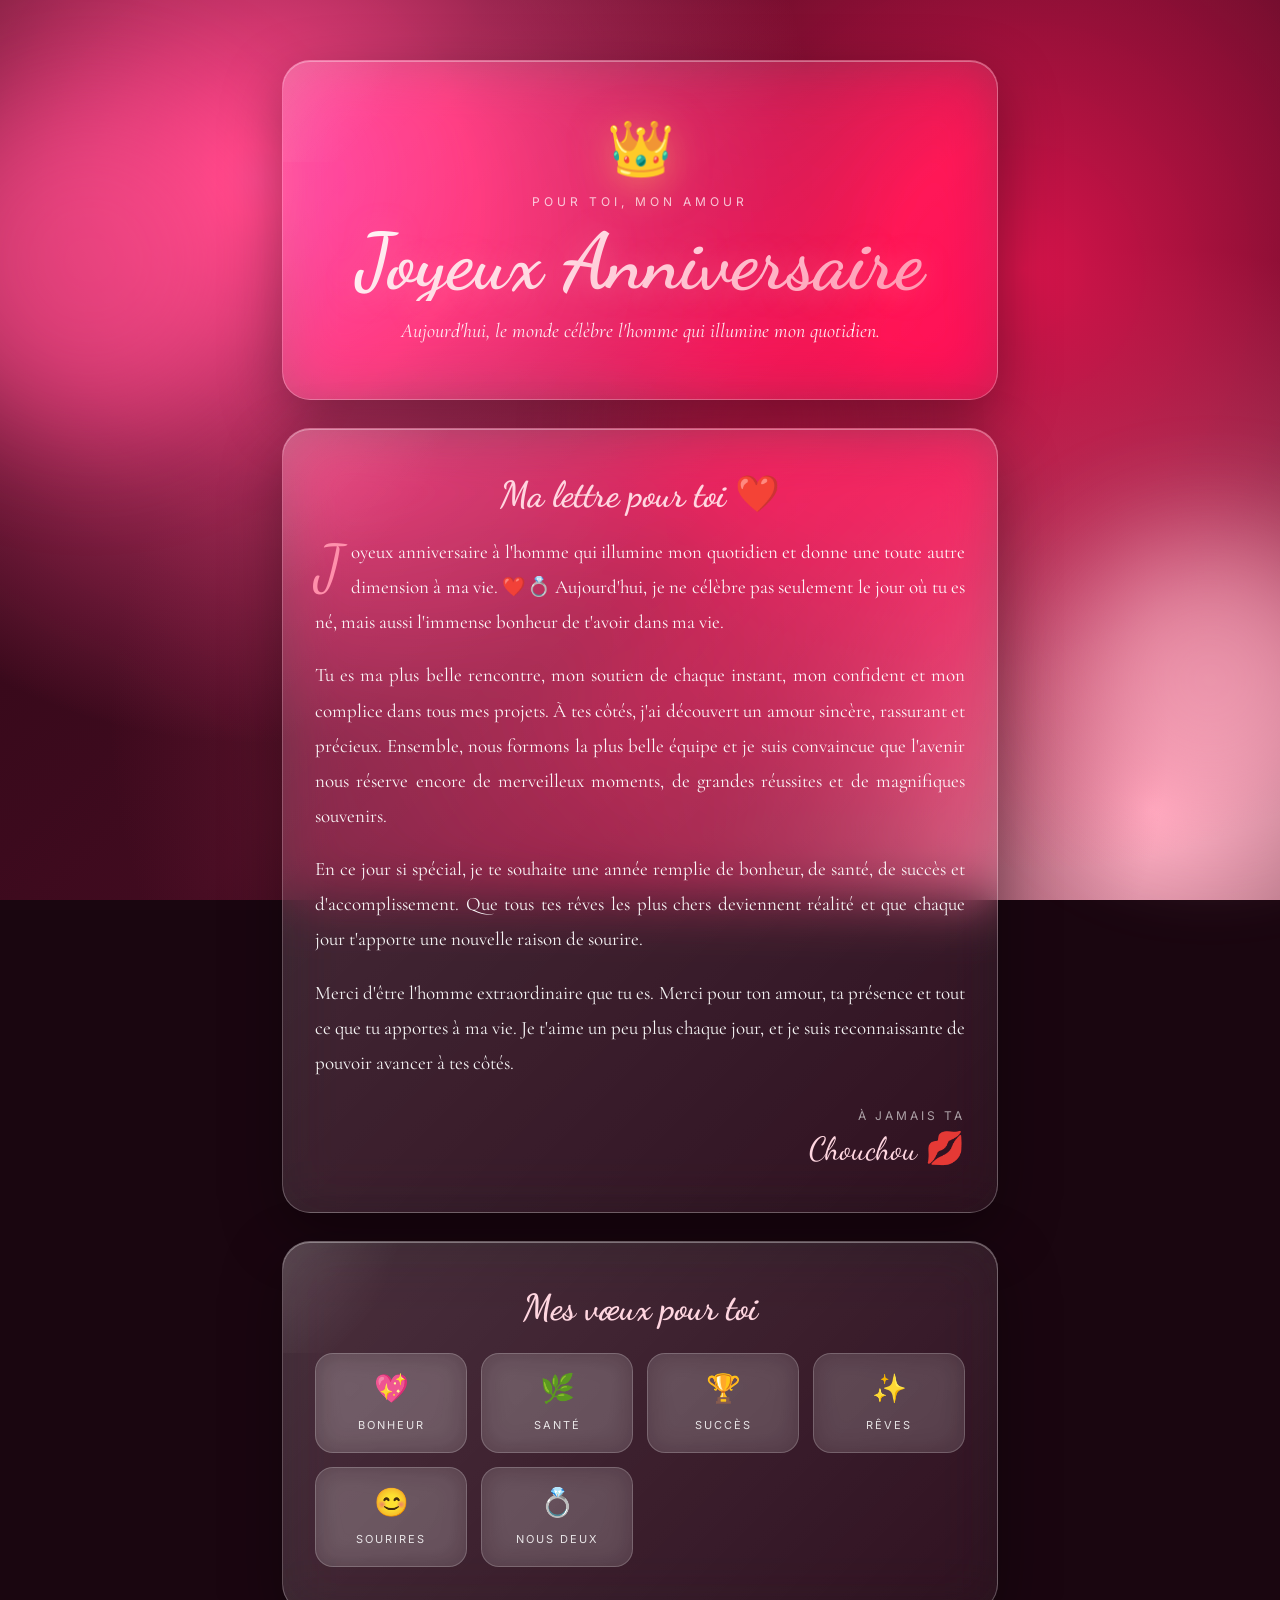
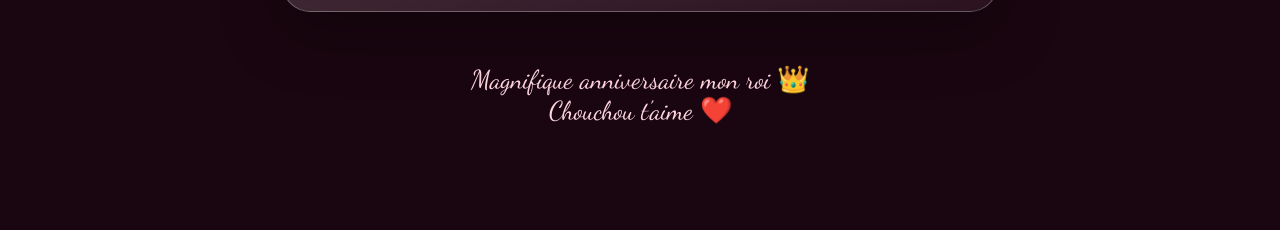
<file: clients/lettre1.html>
<!DOCTYPE html>
<html lang="fr">
<head>
<meta charset="UTF-8" />
<meta name="viewport" content="width=device-width, initial-scale=1.0" />
<title>Joyeux Anniversaire Mon Roi 👑</title>
<link rel="preconnect" href="https://fonts.googleapis.com">
<link rel="preconnect" href="https://fonts.gstatic.com" crossorigin>
<link href="https://fonts.googleapis.com/css2?family=Cormorant+Garamond:ital,wght@0,400;0,600;1,400&family=Dancing+Script:wght@600;700&family=Inter:wght@300;400;500&display=swap" rel="stylesheet">
<style>
  * { margin: 0; padding: 0; box-sizing: border-box; }
  html, body { overflow-x: hidden; }
  body {
    font-family: 'Cormorant Garamond', serif;
    color: #fff;
    min-height: 100vh;
    background: #1a0610;
    position: relative;
  }
  /* Animated gradient background */
  .bg {
    position: fixed;
    inset: 0;
    z-index: -2;
    background:
      radial-gradient(circle at 20% 20%, #ff4d8d 0%, transparent 45%),
      radial-gradient(circle at 80% 30%, #c9184a 0%, transparent 50%),
      radial-gradient(circle at 50% 80%, #7a1e3a 0%, transparent 55%),
      radial-gradient(circle at 90% 90%, #ffb3c6 0%, transparent 40%),
      linear-gradient(135deg, #2a0712 0%, #3d0c1f 50%, #1a0610 100%);
    animation: shift 18s ease-in-out infinite alternate;
    filter: saturate(1.1);
  }
  @keyframes shift {
    0% { transform: scale(1) rotate(0deg); }
    100% { transform: scale(1.15) rotate(4deg); }
  }
  /* Floating orbs */
  .orb {
    position: fixed;
    border-radius: 50%;
    filter: blur(60px);
    opacity: 0.6;
    z-index: -1;
    animation: float 14s ease-in-out infinite;
  }
  .orb1 { width: 340px; height: 340px; background: #ff4d8d; top: 10%; left: -80px; }
  .orb2 { width: 280px; height: 280px; background: #ffb3c6; top: 60%; right: -70px; animation-delay: -5s; }
  .orb3 { width: 220px; height: 220px; background: #c9184a; top: 35%; left: 50%; animation-delay: -9s; }
  @keyframes float {
    0%, 100% { transform: translate(0,0); }
    50% { transform: translate(40px, -50px); }
  }
  /* Floating hearts */
  .hearts {
    position: fixed; inset: 0; pointer-events: none; z-index: 0; overflow: hidden;
  }
  .heart {
    position: absolute;
    bottom: -40px;
    font-size: 22px;
    opacity: 0.7;
    animation: rise linear infinite;
  }
  @keyframes rise {
    0% { transform: translateY(0) rotate(0); opacity: 0; }
    10% { opacity: 0.8; }
    100% { transform: translateY(-110vh) rotate(360deg); opacity: 0; }
  }
  main {
    position: relative;
    z-index: 1;
    max-width: 760px;
    margin: 0 auto;
    padding: 60px 22px 80px;
  }
  /* Glass card */
  .glass {
    background: linear-gradient(135deg, rgba(255,255,255,0.18), rgba(255,255,255,0.06));
    backdrop-filter: blur(28px) saturate(160%);
    border: 1px solid rgba(255,255,255,0.25);
    border-radius: 28px;
    box-shadow:
      0 20px 60px rgba(0,0,0,0.35),
      inset 0 1px 0 rgba(255,255,255,0.35);
    padding: 44px 32px;
    margin-bottom: 28px;
    position: relative;
    overflow: hidden;
  }
  .glass::before {
    content: '';
    position: absolute;
    top: -50%; left: -50%;
    width: 80%; height: 80%;
    background: radial-gradient(circle, rgba(255,255,255,0.18), transparent 60%);
    pointer-events: none;
  }
  .hero { text-align: center; padding: 56px 28px; }
  .crown { font-size: 54px; margin-bottom: 12px; display: inline-block; animation: bob 3s ease-in-out infinite; filter: drop-shadow(0 6px 20px rgba(255, 200, 100, 0.5)); }
  @keyframes bob { 0%,100%{ transform: translateY(0);} 50% { transform: translateY(-10px);} }
  .eyebrow {
    font-family: 'Inter', sans-serif;
    font-size: 12px;
    letter-spacing: 4px;
    text-transform: uppercase;
    color: rgba(255,255,255,0.75);
    margin-bottom: 14px;
  }
  h1 {
    font-family: 'Dancing Script', cursive;
    font-size: clamp(44px, 9vw, 78px);
    font-weight: 700;
    line-height: 1;
    background: linear-gradient(135deg, #fff 0%, #ffd6e0 50%, #ff8fab 100%);
    -webkit-background-clip: text;
    background-clip: text;
    -webkit-text-fill-color: transparent;
    margin-bottom: 18px;
    text-shadow: 0 2px 30px rgba(255, 143, 171, 0.4);
  }
  .hero p {
    font-size: 20px;
    font-style: italic;
    color: rgba(255,255,255,0.9);
    max-width: 480px;
    margin: 0 auto;
  }
  h2 {
    font-family: 'Dancing Script', cursive;
    font-size: 36px;
    margin-bottom: 18px;
    color: #ffd6e0;
    text-align: center;
  }
  .letter p {
    font-size: 19px;
    line-height: 1.85;
    margin-bottom: 18px;
    color: rgba(255,255,255,0.95);
    text-align: justify;
  }
  .letter p:first-of-type::first-letter {
    font-family: 'Dancing Script', cursive;
    font-size: 64px;
    float: left;
    line-height: 0.9;
    padding: 6px 10px 0 0;
    color: #ff8fab;
  }
  .signature {
    text-align: right;
    margin-top: 28px;
    font-family: 'Dancing Script', cursive;
    font-size: 32px;
    color: #ffd6e0;
  }
  .signature .small {
    display: block;
    font-family: 'Inter', sans-serif;
    font-size: 12px;
    letter-spacing: 3px;
    color: rgba(255,255,255,0.6);
    margin-bottom: 6px;
    text-transform: uppercase;
  }
  .wishes {
    display: grid;
    grid-template-columns: repeat(auto-fit, minmax(140px, 1fr));
    gap: 14px;
    margin-top: 24px;
  }
  .wish {
    background: rgba(255,255,255,0.1);
    backdrop-filter: blur(14px);
    border: 1px solid rgba(255,255,255,0.2);
    border-radius: 18px;
    padding: 18px 12px;
    text-align: center;
    transition: transform .3s ease;
  }
  .wish:hover { transform: translateY(-4px); }
  .wish .ico { font-size: 28px; display: block; margin-bottom: 8px; }
  .wish .lbl {
    font-family: 'Inter', sans-serif;
    font-size: 11px;
    letter-spacing: 2px;
    text-transform: uppercase;
    color: rgba(255,255,255,0.85);
  }
  .footer-note {
    text-align: center;
    font-family: 'Dancing Script', cursive;
    font-size: 26px;
    color: #ffd6e0;
    margin-top: 12px;
    padding: 24px;
  }
  .footer-note .heart-beat {
    display: inline-block;
    animation: beat 1.2s ease-in-out infinite;
  }
  @keyframes beat {
    0%, 100% { transform: scale(1); }
    50% { transform: scale(1.3); }
  }
</style>
</head>
<body>
  <div class="bg"></div>
  <div class="orb orb1"></div>
  <div class="orb orb2"></div>
  <div class="orb orb3"></div>
  <div class="hearts" id="hearts"></div>
  <main>
    <section class="glass hero">
      <span class="crown">👑</span>
      <div class="eyebrow">Pour toi, mon amour</div>
      <h1>Joyeux Anniversaire</h1>
      <p>Aujourd'hui, le monde célèbre l'homme qui illumine mon quotidien.</p>
    </section>
    <section class="glass letter">
      <h2>Ma lettre pour toi ❤️</h2>
      <p>Joyeux anniversaire à l'homme qui illumine mon quotidien et donne une toute autre dimension à ma vie. ❤️💍 Aujourd'hui, je ne célèbre pas seulement le jour où tu es né, mais aussi l'immense bonheur de t'avoir dans ma vie.</p>
      <p>Tu es ma plus belle rencontre, mon soutien de chaque instant, mon confident et mon complice dans tous mes projets. À tes côtés, j'ai découvert un amour sincère, rassurant et précieux. Ensemble, nous formons la plus belle équipe et je suis convaincue que l'avenir nous réserve encore de merveilleux moments, de grandes réussites et de magnifiques souvenirs.</p>
      <p>En ce jour si spécial, je te souhaite une année remplie de bonheur, de santé, de succès et d'accomplissement. Que tous tes rêves les plus chers deviennent réalité et que chaque jour t'apporte une nouvelle raison de sourire.</p>
      <p>Merci d'être l'homme extraordinaire que tu es. Merci pour ton amour, ta présence et tout ce que tu apportes à ma vie. Je t'aime un peu plus chaque jour, et je suis reconnaissante de pouvoir avancer à tes côtés.</p>
      <div class="signature">
        <span class="small">À jamais ta</span>
        Chouchou 💋
      </div>
    </section>
    <section class="glass">
      <h2>Mes vœux pour toi</h2>
      <div class="wishes">
        <div class="wish"><span class="ico">💖</span><span class="lbl">Bonheur</span></div>
        <div class="wish"><span class="ico">🌿</span><span class="lbl">Santé</span></div>
        <div class="wish"><span class="ico">🏆</span><span class="lbl">Succès</span></div>
        <div class="wish"><span class="ico">✨</span><span class="lbl">Rêves</span></div>
        <div class="wish"><span class="ico">😊</span><span class="lbl">Sourires</span></div>
        <div class="wish"><span class="ico">💍</span><span class="lbl">Nous deux</span></div>
      </div>
    </section>
    <div class="footer-note">
      Magnifique anniversaire mon roi 👑<br/>
      Chouchou t'aime <span class="heart-beat">❤️</span>
    </div>
  </main>
<script>
  const hearts = document.getElementById('hearts');
  const emojis = ['❤️','💕','💖','💗','🌹','✨'];
  for (let i = 0; i < 18; i++) {
    const h = document.createElement('span');
    h.className = 'heart';
    h.textContent = emojis[Math.floor(Math.random()*emojis.length)];
    h.style.left = Math.random()*100 + '%';
    h.style.fontSize = (14 + Math.random()*22) + 'px';
    h.style.animationDuration = (8 + Math.random()*10) + 's';
    h.style.animationDelay = (Math.random()*12) + 's';
    hearts.appendChild(h);
  }
</script>
</body>
</html>
</file>
